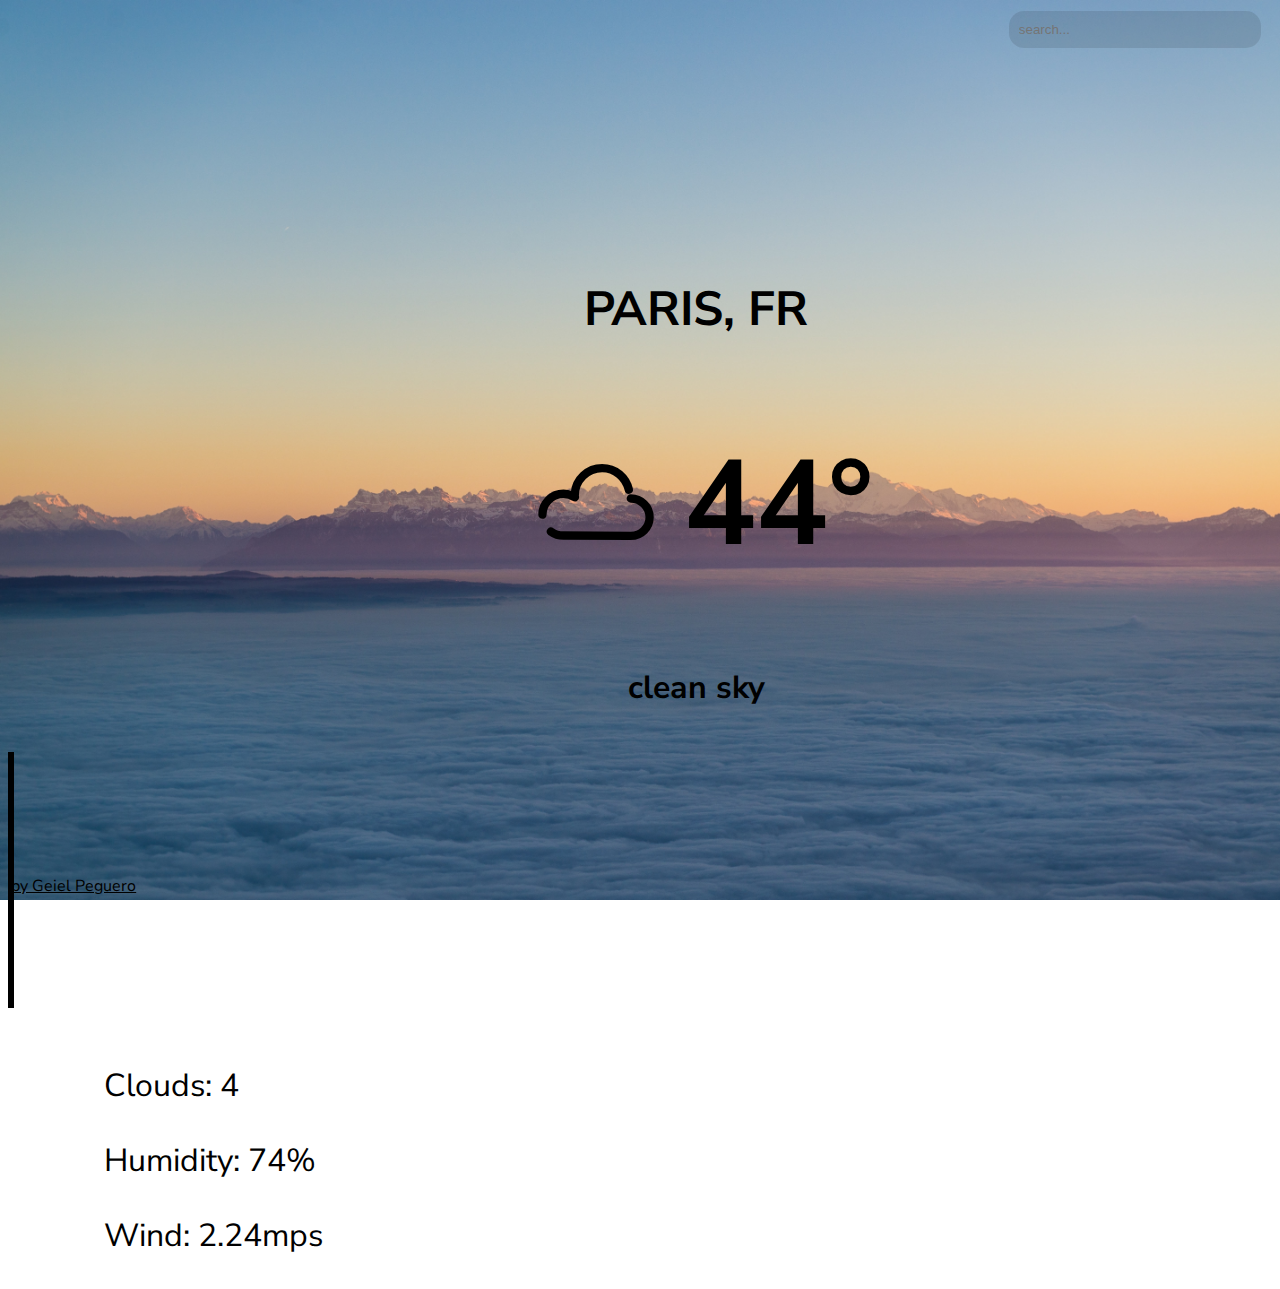
<file: index.html>
<!DOCTYPE html>
<html lang="en">
<head>
    <meta charset="UTF-8">
    <meta name="viewport" content="width=device-width, initial-scale=1.0">
    <meta name="theme-color" content="#01C0C0">

    <!-- Font Awesome -->
    <link rel="stylesheet" href="https://cdnjs.cloudflare.com/ajax/libs/font-awesome/5.14.0/css/all.min.css" integrity="sha512-1PKOgIY59xJ8Co8+NE6FZ+LOAZKjy+KY8iq0G4B3CyeY6wYHN3yt9PW0XpSriVlkMXe40PTKnXrLnZ9+fkDaog==" crossorigin="anonymous" />

    <!-- Bootstrap -->
    <link rel="stylesheet" href="https://cdn.jsdelivr.net/npm/bootstrap@4.5.3/dist/css/bootstrap.min.css" integrity="sha384-TX8t27EcRE3e/ihU7zmQxVncDAy5uIKz4rEkgIXeMed4M0jlfIDPvg6uqKI2xXr2" crossorigin="anonymous">

    <!-- Google Fonts -->
    <link rel="preconnect" href="https://fonts.gstatic.com">
    <link href="https://fonts.googleapis.com/css2?family=Nunito:wght@400;600;700;800;900&display=swap" rel="stylesheet">
    <link rel="preconnect" href="https://fonts.gstatic.com">
    <link href="https://fonts.googleapis.com/css2?family=Nunito+Sans:wght@400;600;700;800&display=swap" rel="stylesheet">

    <!-- Flaticon icons -->
    <link rel="stylesheet" type="text/css" href="css/icons/flaticon.css">

    <!-- CSS Styles -->
    <link rel="stylesheet" href="css/styles.css">
    <title>Weather App</title>
</head>
<body class="weather-image clear">
    <div class="seeker">
        <input type="text" placeholder="search..." class="seeker-input">
    </div>
    <div class="container-fluid black">
        <div class="row">
            <div class="col-xl-6 col-md-7 main-weather-content">
                <h2 class="country">PARIS, FR</h2>
                <h1 class="weather"><i class="flaticon-cloud"></i> 44°</h1>
                <h4 class="description">clean sky</h4>
            </div>
            <div class="col-md-auto">
                <div class="vertical black-vertical"></div>
            </div>
            <div class="col-xl-5 col-md-4">
                <div class="conditions">
                    <p>Clouds: 4</p>
                    <p>Humidity: 74%</p>
                    <p>Wind: 2.24mps</p>
                </div>
            </div>
        </div>
    </div>
    <footer class="footer">
        <a href="https://github.com/geiel/weather-app">
            <i class="fab fa-github fa-lg"></i> by Geiel Peguero
        </a>
    </footer>

    <script src="js/index.js"></script>
    <!-- Bootstrap -->
    <script src="https://code.jquery.com/jquery-3.5.1.slim.min.js" integrity="sha384-DfXdz2htPH0lsSSs5nCTpuj/zy4C+OGpamoFVy38MVBnE+IbbVYUew+OrCXaRkfj" crossorigin="anonymous"></script>
    <script src="https://cdn.jsdelivr.net/npm/bootstrap@4.5.3/dist/js/bootstrap.bundle.min.js" integrity="sha384-ho+j7jyWK8fNQe+A12Hb8AhRq26LrZ/JpcUGGOn+Y7RsweNrtN/tE3MoK7ZeZDyx" crossorigin="anonymous"></script>
</body>
</html>
</file>
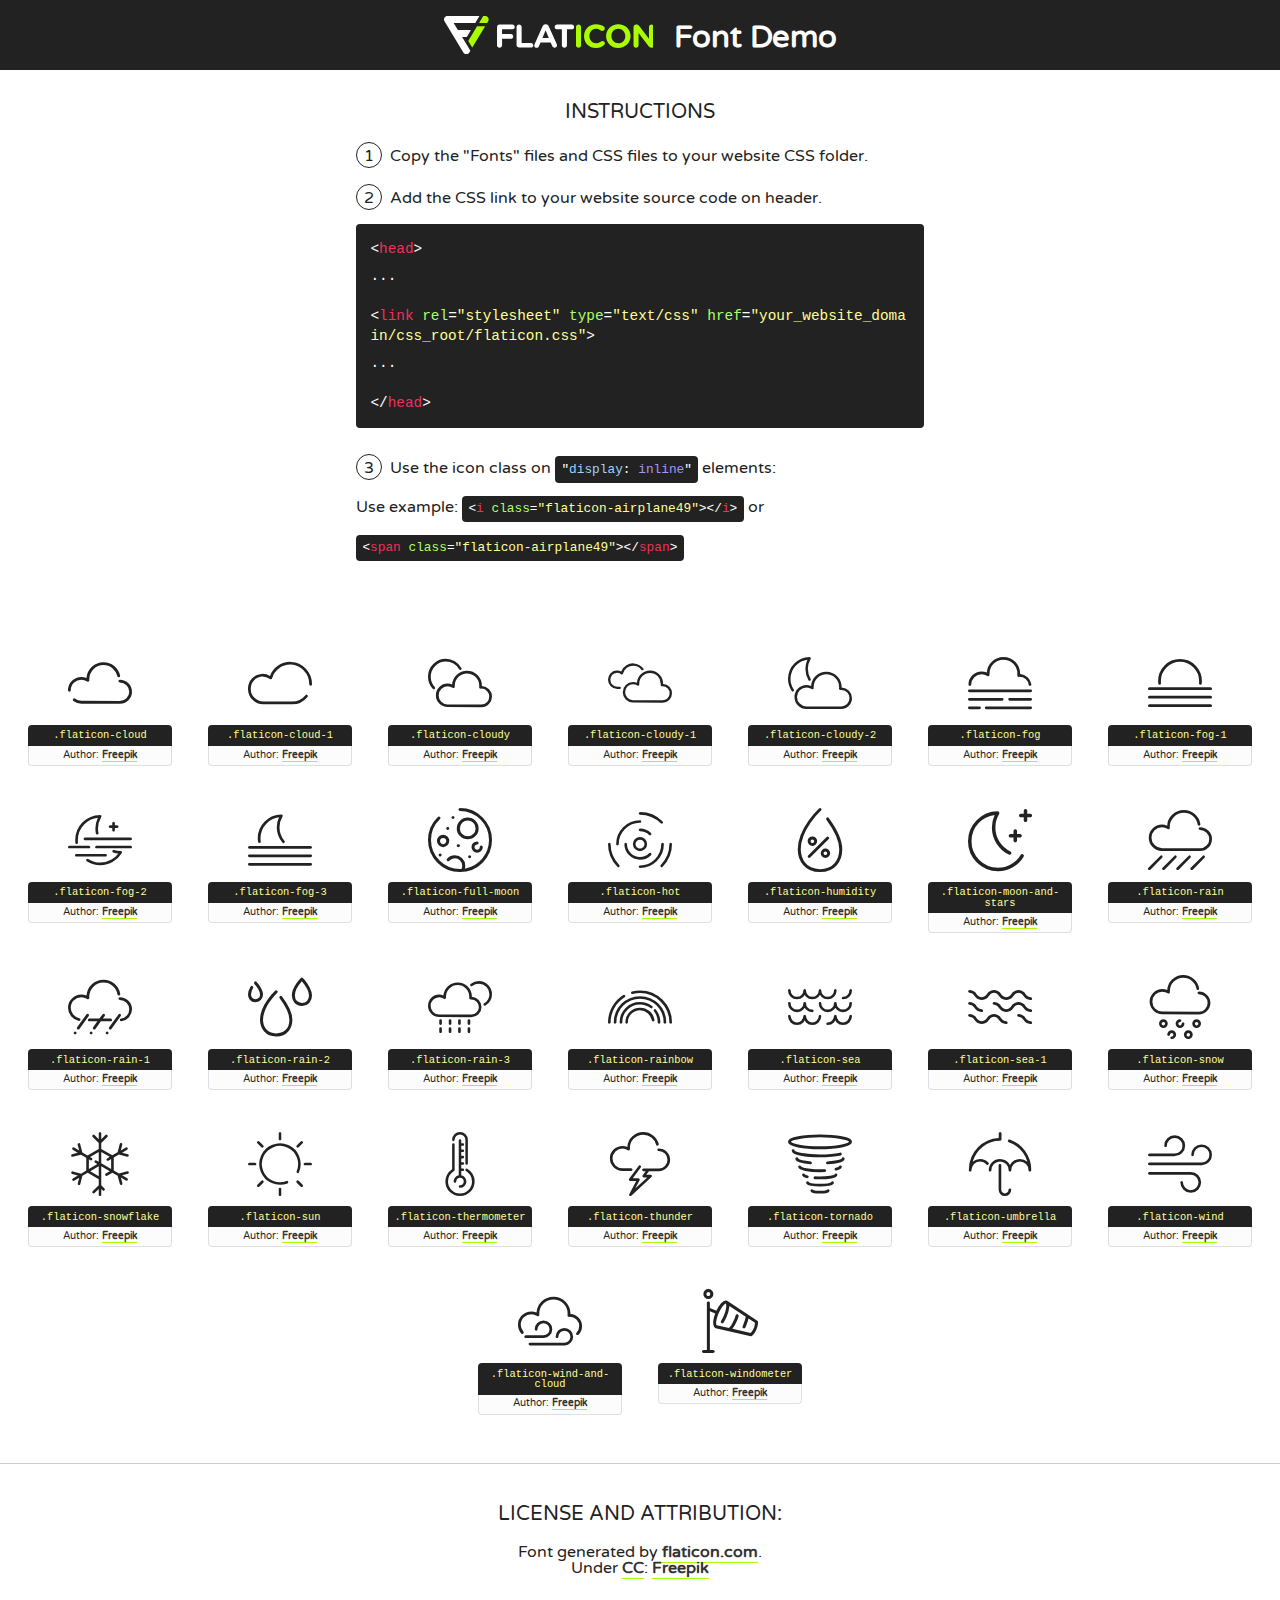
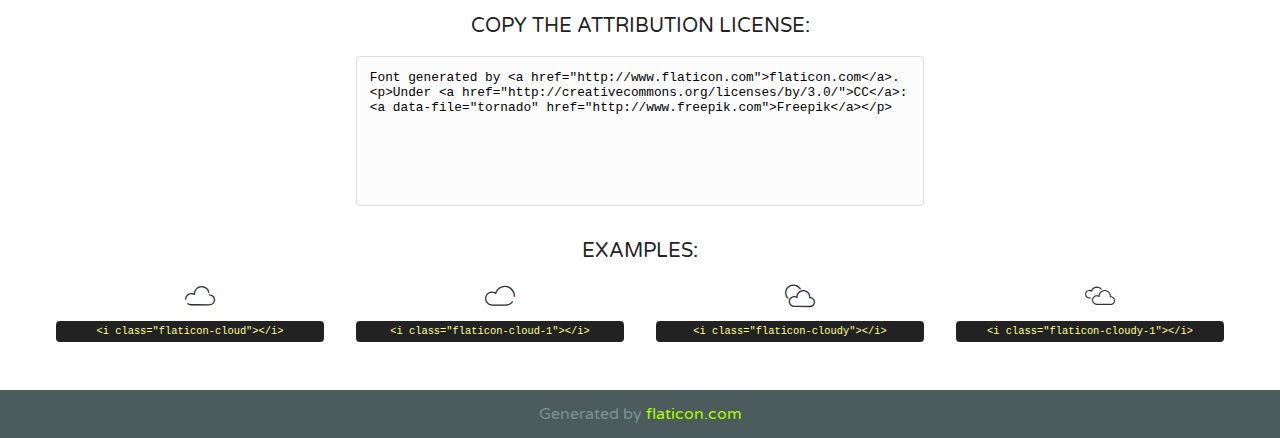
<file: css/icons/flaticon.html>
<!DOCTYPE html>
<!--
  Flaticon icon font: Flaticon
  Creation date: 22/06/2016 15:23
-->
<html>
<!DOCTYPE html>
<html>

<head>
    <title>Flaticon WebFont</title>
    <link href="http://fonts.googleapis.com/css?family=Varela+Round" rel="stylesheet" type="text/css" />
    <link rel="stylesheet" type="text/css" href="flaticon.css">
    <meta charset="UTF-8">
    <style>
    html, body, div, span, applet, object, iframe,
    h1, h2, h3, h4, h5, h6, p, blockquote, pre,
    a, abbr, acronym, address, big, cite, code,
    del, dfn, em, img, ins, kbd, q, s, samp,
    small, strike, strong, sub, sup, tt, var,
    b, u, i, center,
    dl, dt, dd, ol, ul, li,
    fieldset, form, label, legend,
    table, caption, tbody, tfoot, thead, tr, th, td,
    article, aside, canvas, details, embed, 
    figure, figcaption, footer, header, hgroup, 
    menu, nav, output, ruby, section, summary,
    time, mark, audio, video {
        margin: 0;
        padding: 0;
        border: 0;
        font-size: 100%;
        font: inherit;
        vertical-align: baseline;
    }
    /* HTML5 display-role reset for older browsers */
    article, aside, details, figcaption, figure, 
    footer, header, hgroup, menu, nav, section {
        display: block;
    }
    body {
        line-height: 1;
    }
    ol, ul {
        list-style: none;
    }
    blockquote, q {
        quotes: none;
    }
    blockquote:before, blockquote:after,
    q:before, q:after {
        content: '';
        content: none;
    }
    table {
        border-collapse: collapse;
        border-spacing: 0;
    }
    body {
        font-family: 'Varela Round', Helvetica, Arial, sans-serif;
        font-size: 16px;
        color: #222;
    }
    a {
        color: #333;
        border-bottom: 1px solid #a9fd00;
        font-weight: bold;
        text-decoration: none;
    }
    * {
        -moz-box-sizing: border-box;
        -webkit-box-sizing: border-box;
        box-sizing: border-box;
        margin: 0;
        padding: 0;
    }
    [class^="flaticon-"]:before, [class*=" flaticon-"]:before, [class^="flaticon-"]:after, [class*=" flaticon-"]:after {
        font-family: Flaticon;
        font-size: 30px;
        font-style: normal;
        margin-left: 20px;
        color: #333;
    }
    .wrapper {
        max-width: 600px;
        margin: auto;
        padding: 0 1em;
    }
    .title {
        font-size: 1.25em;
        text-align: center;
        margin-bottom: 1em;
        text-transform: uppercase;
    }
    header {
        text-align: center;
        background-color: #222;
        color: #fff;
        padding: 1em;
    }
    header .logo {
        width: 210px;
        height: 38px;
        display: inline-block;
        vertical-align: middle;
        margin-right: 1em;
        border: none;
    }
    header strong {
        font-size: 1.95em;
        font-weight: bold;
        vertical-align: middle;
        margin-top: 5px;
        display: inline-block;
    }
    .demo {
        margin: 2em auto;
        line-height: 1.25em;
    }
    .demo ul li {
        margin-bottom: 1em;
    }
    .demo ul li .num {
        color: #222;
        border-radius: 20px;
        display: inline-block;
        width: 26px;
        padding: 3px;
        height: 26px;
        text-align: center;
        margin-right: 0.5em;
        border: 1px solid #222;
    }
    .demo ul li code {
        background-color: #222;
        border-radius: 4px;
        padding: 0.25em 0.5em;
        display: inline-block;
        color: #fff;
        font-family: Consolas,Monaco,Lucida Console,Liberation Mono,DejaVu Sans Mono,Bitstream Vera Sans Mono,Courier New, monospace;
        font-weight: lighter;
        margin-top: 1em;
        font-size: 0.8em;
        word-break: break-all;
    }
    .demo ul li code.big {
        padding: 1em;
        font-size: 0.9em;
    }
    .demo ul li code .red {
        color: #EF3159;
    }
    .demo ul li code .green {
        color: #ACFF65;
    }
    .demo ul li code .yellow {
        color: #FFFF99;
    }
    .demo ul li code .blue {
        color: #99D3FF;
    }
    .demo ul li code .purple {
        color: #A295FF;
    }
    .demo ul li code .dots {
        margin-top: 0.5em;
        display: block;
    }
    #glyphs {
        border-bottom: 1px solid #ccc;
        padding: 2em 0;
        text-align: center;
    }
    .glyph {
        display: inline-block;
        width: 9em;
        margin: 1em;
        text-align: center;
        vertical-align: top;
        background: #FFF;
    }
    .glyph .glyph-icon {
        padding: 10px;
        display: block;
        font-family:"Flaticon";
        font-size: 64px;
        line-height: 1;
    }
    .glyph .glyph-icon:before {
        font-size: 64px;
        color: #222;
        margin-left: 0;
    }
    .class-name {
        font-size: 0.65em;
        background-color: #222;
        color: #fff;
        border-radius: 4px 4px 0 0;
        padding: 0.5em;
        color: #FFFF99;
        font-family: Consolas,Monaco,Lucida Console,Liberation Mono,DejaVu Sans Mono,Bitstream Vera Sans Mono,Courier New, monospace;
    }
    .author-name {
        font-size: 0.6em;
        background-color: #fcfcfd;
        border: 1px solid #DEDEE4;
        border-top: 0;
        border-radius: 0 0 4px 4px;
        padding: 0.5em;
    }
    .class-name:last-child {
        font-size: 10px;
        color:#888;
    }
    .class-name:last-child a {
        font-size: 10px;
        color:#555;
    }
    .class-name:last-child a:hover {
        color:#a9fd00;
    }
    .glyph > input {
        display: block;
        width: 100px;
        margin: 5px auto;
        text-align: center;
        font-size: 12px;
        cursor: text;
    }
    .glyph > input.icon-input {
        font-family:"Flaticon";
        font-size: 16px;
        margin-bottom: 10px;
    }
    .attribution .title {
        margin-top: 2em;
    }
    .attribution textarea {
        background-color: #fcfcfd;
        padding: 1em;
        border: none;
        box-shadow: none;
        border: 1px solid #DEDEE4;
        border-radius: 4px;
        resize: none;
        width: 100%;
        height: 150px;
        font-size: 0.8em;
        font-family: Consolas,Monaco,Lucida Console,Liberation Mono,DejaVu Sans Mono,Bitstream Vera Sans Mono,Courier New, monospace;
        -webkit-appearance: none;
    }
    .iconsuse {
        margin: 2em auto;
        text-align: center;
        max-width: 1200px;
    }
    .iconsuse:after {
        content: '';
        display: table;
        clear: both;
    }
    .iconsuse .image {
        float: left;
        width: 25%;
        padding: 0 1em;
    }
    .iconsuse .image p {
        margin-bottom: 1em;
    }
    .iconsuse .image span {
        display: block;
        font-size: 0.65em;
        background-color: #222;
        color: #fff;
        border-radius: 4px;
        padding: 0.5em;
        color: #FFFF99;
        margin-top: 1em;
        font-family: Consolas,Monaco,Lucida Console,Liberation Mono,DejaVu Sans Mono,Bitstream Vera Sans Mono,Courier New, monospace;
    }
    #footer {
        text-align: center;
        background-color: #4C5B5C;
        color: #7c9192;
        padding: 1em;
    }
    #footer a {
        border: none;
        color: #a9fd00;
        font-weight: normal;
    }
    @media (max-width: 960px) {
        .iconsuse .image {
            width: 50%;
        }
    }
    @media (max-width: 560px) {
        .iconsuse .image {
            width: 100%;
        }
    }
    </style>
</head>

<body class="characters-off">

    <header>
        <a href="http://www.flaticon.com" target="_blank" class="logo">
            <svg version="1.1" xmlns="http://www.w3.org/2000/svg" xmlns:xlink="http://www.w3.org/1999/xlink" xmlns:a="http://ns.adobe.com/AdobeSVGViewerExtensions/3.0/" viewBox="0 0 560.875 102.036" enable-background="new 0 0 560.875 102.036" xml:space="preserve">
                <defs>
                </defs>
                <g>
                    <g class="letters">
                        <path fill="#ffffff" d="M141.596,29.675c0-3.777,2.985-6.767,6.764-6.767h34.438c3.426,0,6.15,2.728,6.15,6.15
                        c0,3.43-2.724,6.149-6.15,6.149h-27.674v13.091h23.719c3.429,0,6.151,2.724,6.151,6.15c0,3.43-2.723,6.149-6.151,6.149h-23.719
                        v17.574c0,3.773-2.986,6.761-6.764,6.761c-3.779,0-6.764-2.989-6.764-6.761V29.675z"></path>
                        <path fill="#ffffff" d="M193.844,29.149c0-3.781,2.985-6.767,6.764-6.767c3.776,0,6.763,2.985,6.763,6.767v42.957h25.039
                        c3.426,0,6.149,2.726,6.149,6.153c0,3.425-2.723,6.15-6.149,6.15h-31.802c-3.779,0-6.764-2.986-6.764-6.768V29.149z"></path>
                        <path fill="#ffffff" d="M241.891,75.71l21.438-48.407c1.492-3.341,4.215-5.357,7.906-5.357h0.792
                        c3.686,0,6.323,2.017,7.815,5.357l21.439,48.407c0.436,0.967,0.701,1.845,0.701,2.723c0,3.602-2.809,6.501-6.414,6.501
                        c-3.161,0-5.269-1.845-6.499-4.655l-4.132-9.661h-27.059l-4.301,10.102c-1.144,2.631-3.426,4.214-6.237,4.214
                        c-3.517,0-6.24-2.81-6.24-6.325C241.1,77.64,241.451,76.677,241.891,75.71z M279.932,58.666l-8.521-20.297l-8.526,20.297H279.932
                        z"></path>
                        <path fill="#ffffff" d="M314.864,35.387H301.86c-3.429,0-6.239-2.813-6.239-6.238c0-3.429,2.811-6.24,6.239-6.24h39.533
                        c3.426,0,6.237,2.811,6.237,6.24c0,3.425-2.811,6.238-6.237,6.238h-13.001v42.785c0,3.773-2.99,6.761-6.764,6.761
                        c-3.779,0-6.764-2.989-6.764-6.761V35.387z"></path>
                        <path fill="#A9FD00" d="M352.615,29.149c0-3.781,2.985-6.767,6.767-6.767c3.774,0,6.761,2.985,6.761,6.767v49.024
                        c0,3.773-2.987,6.761-6.761,6.761c-3.781,0-6.767-2.989-6.767-6.761V29.149z"></path>
                        <path fill="#A9FD00" d="M374.132,53.836v-0.179c0-17.481,13.178-31.801,32.065-31.801c9.22,0,15.459,2.458,20.557,6.238
                        c1.402,1.054,2.637,2.985,2.637,5.357c0,3.692-2.985,6.59-6.681,6.59c-1.845,0-3.071-0.702-4.044-1.319
                        c-3.776-2.813-7.729-4.393-12.562-4.393c-10.364,0-17.831,8.611-17.831,19.154v0.173c0,10.542,7.291,19.329,17.831,19.329
                        c5.715,0,9.492-1.756,13.359-4.834c1.049-0.874,2.458-1.491,4.039-1.491c3.429,0,6.325,2.813,6.325,6.236
                        c0,2.106-1.056,3.78-2.282,4.834c-5.539,4.834-12.036,7.733-21.878,7.733C387.572,85.464,374.132,71.493,374.132,53.836z"></path>
                        <path fill="#A9FD00" d="M433.009,53.836v-0.179c0-17.481,13.79-31.801,32.766-31.801c18.981,0,32.592,14.143,32.592,31.628v0.173
                        c0,17.483-13.785,31.807-32.769,31.807C446.625,85.464,433.009,71.32,433.009,53.836z M484.224,53.836v-0.179
                        c0-10.539-7.725-19.326-18.626-19.326c-10.893,0-18.449,8.611-18.449,19.154v0.173c0,10.542,7.73,19.329,18.626,19.329
                        C476.676,72.986,484.224,64.378,484.224,53.836z"></path>
                        <path fill="#A9FD00" d="M506.233,29.321c0-3.774,2.99-6.763,6.767-6.763h1.401c3.252,0,5.183,1.583,7.029,3.953l26.093,34.265
                        V29.059c0-3.692,2.99-6.677,6.681-6.677c3.683,0,6.671,2.985,6.671,6.677v48.934c0,3.78-2.987,6.765-6.764,6.765h-0.436
                        c-3.257,0-5.188-1.581-7.034-3.953l-27.056-35.492v32.944c0,3.687-2.985,6.676-6.678,6.676c-3.683,0-6.673-2.989-6.673-6.676
                        V29.321z"></path>
                    </g>
                    <g class="insignia">
                        <path fill="#ffffff" d="M48.372,56.137h12.517l11.156-18.537H37.186L25.688,18.539h57.825L94.668,0H9.271
                        C5.925,0,2.842,1.801,1.198,4.716c-1.644,2.907-1.593,6.482,0.134,9.343l50.38,83.501c1.678,2.781,4.689,4.476,7.938,4.476
                        c3.246,0,6.257-1.695,7.935-4.476l2.898-4.804L48.372,56.137z"></path>
                        <g class="i">
                            <path fill="#A9FD00" d="M93.575,18.539h0.031v0.004l21.652,0.004l2.705-4.488c1.727-2.861,1.778-6.436,0.133-9.343
                            C116.454,1.801,113.371,0,110.026,0h-5.294L93.575,18.539z"></path>
                            <polygon fill="#A9FD00" points="88.291,27.356 64.725,66.486 75.519,84.404 109.942,27.356"></polygon>
                        </g>
                    </g>
                </g>
            </svg>
        </a>
        <strong>Font Demo</strong>
    </header>


    <section class="demo wrapper">

        <p class="title">Instructions</p>

        <ul>
            <li>
                <span class="num">1</span>Copy the "Fonts" files and CSS files to your website CSS folder.
            </li>
            <li>
                <span class="num">2</span>Add the CSS link to your website source code on header.
                <code class="big">
                    &lt;<span class="red">head</span>&gt;
                    <br/><span class="dots">...</span>
                    <br/>&lt;<span class="red">link</span> <span class="green">rel</span>=<span class="yellow">"stylesheet"</span> <span class="green">type</span>=<span class="yellow">"text/css"</span> <span class="green">href</span>=<span class="yellow">"your_website_domain/css_root/flaticon.css"</span>&gt;
                    <br/><span class="dots">...</span>
                    <br/>&lt;/<span class="red">head</span>&gt;
                </code>
            </li>

            <li>
                <p>
                    <span class="num">3</span>Use the icon class on <code>"<span class="blue">display</span>:<span class="purple"> inline</span>"</code> elements:
                    <br />
                    Use example: <code>&lt;<span class="red">i</span> <span class="green">class</span>=<span class="yellow">&quot;flaticon-airplane49&quot;</span>&gt;&lt;/<span class="red">i</span>&gt;</code> or <code>&lt;<span class="red">span</span> <span class="green">class</span>=<span class="yellow">&quot;flaticon-airplane49&quot;</span>&gt;&lt;/<span class="red">span</span>&gt;</code>
            </li>
        </ul>

    </section>




   <section id="glyphs">          
    
      
        <div class="glyph"><div class="glyph-icon flaticon-cloud"></div>
            <div class="class-name">.flaticon-cloud</div>
            <div class="author-name">Author: <a data-file="cloud" href="http://www.freepik.com">Freepik</a> </div> 
        </div>        
        
        <div class="glyph"><div class="glyph-icon flaticon-cloud-1"></div>
            <div class="class-name">.flaticon-cloud-1</div>
            <div class="author-name">Author: <a data-file="cloud-1" href="http://www.freepik.com">Freepik</a> </div> 
        </div>        
        
        <div class="glyph"><div class="glyph-icon flaticon-cloudy"></div>
            <div class="class-name">.flaticon-cloudy</div>
            <div class="author-name">Author: <a data-file="cloudy" href="http://www.freepik.com">Freepik</a> </div> 
        </div>        
        
        <div class="glyph"><div class="glyph-icon flaticon-cloudy-1"></div>
            <div class="class-name">.flaticon-cloudy-1</div>
            <div class="author-name">Author: <a data-file="cloudy-1" href="http://www.freepik.com">Freepik</a> </div> 
        </div>        
        
        <div class="glyph"><div class="glyph-icon flaticon-cloudy-2"></div>
            <div class="class-name">.flaticon-cloudy-2</div>
            <div class="author-name">Author: <a data-file="cloudy-2" href="http://www.freepik.com">Freepik</a> </div> 
        </div>        
        
        <div class="glyph"><div class="glyph-icon flaticon-fog"></div>
            <div class="class-name">.flaticon-fog</div>
            <div class="author-name">Author: <a data-file="fog" href="http://www.freepik.com">Freepik</a> </div> 
        </div>        
        
        <div class="glyph"><div class="glyph-icon flaticon-fog-1"></div>
            <div class="class-name">.flaticon-fog-1</div>
            <div class="author-name">Author: <a data-file="fog-1" href="http://www.freepik.com">Freepik</a> </div> 
        </div>        
        
        <div class="glyph"><div class="glyph-icon flaticon-fog-2"></div>
            <div class="class-name">.flaticon-fog-2</div>
            <div class="author-name">Author: <a data-file="fog-2" href="http://www.freepik.com">Freepik</a> </div> 
        </div>        
        
        <div class="glyph"><div class="glyph-icon flaticon-fog-3"></div>
            <div class="class-name">.flaticon-fog-3</div>
            <div class="author-name">Author: <a data-file="fog-3" href="http://www.freepik.com">Freepik</a> </div> 
        </div>        
        
        <div class="glyph"><div class="glyph-icon flaticon-full-moon"></div>
            <div class="class-name">.flaticon-full-moon</div>
            <div class="author-name">Author: <a data-file="full-moon" href="http://www.freepik.com">Freepik</a> </div> 
        </div>        
        
        <div class="glyph"><div class="glyph-icon flaticon-hot"></div>
            <div class="class-name">.flaticon-hot</div>
            <div class="author-name">Author: <a data-file="hot" href="http://www.freepik.com">Freepik</a> </div> 
        </div>        
        
        <div class="glyph"><div class="glyph-icon flaticon-humidity"></div>
            <div class="class-name">.flaticon-humidity</div>
            <div class="author-name">Author: <a data-file="humidity" href="http://www.freepik.com">Freepik</a> </div> 
        </div>        
        
        <div class="glyph"><div class="glyph-icon flaticon-moon-and-stars"></div>
            <div class="class-name">.flaticon-moon-and-stars</div>
            <div class="author-name">Author: <a data-file="moon-and-stars" href="http://www.freepik.com">Freepik</a> </div> 
        </div>        
        
        <div class="glyph"><div class="glyph-icon flaticon-rain"></div>
            <div class="class-name">.flaticon-rain</div>
            <div class="author-name">Author: <a data-file="rain" href="http://www.freepik.com">Freepik</a> </div> 
        </div>        
        
        <div class="glyph"><div class="glyph-icon flaticon-rain-1"></div>
            <div class="class-name">.flaticon-rain-1</div>
            <div class="author-name">Author: <a data-file="rain-1" href="http://www.freepik.com">Freepik</a> </div> 
        </div>        
        
        <div class="glyph"><div class="glyph-icon flaticon-rain-2"></div>
            <div class="class-name">.flaticon-rain-2</div>
            <div class="author-name">Author: <a data-file="rain-2" href="http://www.freepik.com">Freepik</a> </div> 
        </div>        
        
        <div class="glyph"><div class="glyph-icon flaticon-rain-3"></div>
            <div class="class-name">.flaticon-rain-3</div>
            <div class="author-name">Author: <a data-file="rain-3" href="http://www.freepik.com">Freepik</a> </div> 
        </div>        
        
        <div class="glyph"><div class="glyph-icon flaticon-rainbow"></div>
            <div class="class-name">.flaticon-rainbow</div>
            <div class="author-name">Author: <a data-file="rainbow" href="http://www.freepik.com">Freepik</a> </div> 
        </div>        
        
        <div class="glyph"><div class="glyph-icon flaticon-sea"></div>
            <div class="class-name">.flaticon-sea</div>
            <div class="author-name">Author: <a data-file="sea" href="http://www.freepik.com">Freepik</a> </div> 
        </div>        
        
        <div class="glyph"><div class="glyph-icon flaticon-sea-1"></div>
            <div class="class-name">.flaticon-sea-1</div>
            <div class="author-name">Author: <a data-file="sea-1" href="http://www.freepik.com">Freepik</a> </div> 
        </div>        
        
        <div class="glyph"><div class="glyph-icon flaticon-snow"></div>
            <div class="class-name">.flaticon-snow</div>
            <div class="author-name">Author: <a data-file="snow" href="http://www.freepik.com">Freepik</a> </div> 
        </div>        
        
        <div class="glyph"><div class="glyph-icon flaticon-snowflake"></div>
            <div class="class-name">.flaticon-snowflake</div>
            <div class="author-name">Author: <a data-file="snowflake" href="http://www.freepik.com">Freepik</a> </div> 
        </div>        
        
        <div class="glyph"><div class="glyph-icon flaticon-sun"></div>
            <div class="class-name">.flaticon-sun</div>
            <div class="author-name">Author: <a data-file="sun" href="http://www.freepik.com">Freepik</a> </div> 
        </div>        
        
        <div class="glyph"><div class="glyph-icon flaticon-thermometer"></div>
            <div class="class-name">.flaticon-thermometer</div>
            <div class="author-name">Author: <a data-file="thermometer" href="http://www.freepik.com">Freepik</a> </div> 
        </div>        
        
        <div class="glyph"><div class="glyph-icon flaticon-thunder"></div>
            <div class="class-name">.flaticon-thunder</div>
            <div class="author-name">Author: <a data-file="thunder" href="http://www.freepik.com">Freepik</a> </div> 
        </div>        
        
        <div class="glyph"><div class="glyph-icon flaticon-tornado"></div>
            <div class="class-name">.flaticon-tornado</div>
            <div class="author-name">Author: <a data-file="tornado" href="http://www.freepik.com">Freepik</a> </div> 
        </div>        
        
        <div class="glyph"><div class="glyph-icon flaticon-umbrella"></div>
            <div class="class-name">.flaticon-umbrella</div>
            <div class="author-name">Author: <a data-file="umbrella" href="http://www.freepik.com">Freepik</a> </div> 
        </div>        
        
        <div class="glyph"><div class="glyph-icon flaticon-wind"></div>
            <div class="class-name">.flaticon-wind</div>
            <div class="author-name">Author: <a data-file="wind" href="http://www.freepik.com">Freepik</a> </div> 
        </div>        
        
        <div class="glyph"><div class="glyph-icon flaticon-wind-and-cloud"></div>
            <div class="class-name">.flaticon-wind-and-cloud</div>
            <div class="author-name">Author: <a data-file="wind-and-cloud" href="http://www.freepik.com">Freepik</a> </div> 
        </div>        
        
        <div class="glyph"><div class="glyph-icon flaticon-windometer"></div>
            <div class="class-name">.flaticon-windometer</div>
            <div class="author-name">Author: <a data-file="windometer" href="http://www.freepik.com">Freepik</a> </div> 
        </div>        
        

    </section>



    <section class="attribution wrapper"   style="text-align:center;">

      <div class="title">License and attribution:</div><div class="attrDiv">Font generated by <a href="http://www.flaticon.com">flaticon.com</a>. <div><p>Under <a href="http://creativecommons.org/licenses/by/3.0/">CC</a>: <a data-file="tornado" href="http://www.freepik.com">Freepik</a></p>  </div>
      </div>
      <div class="title">Copy the Attribution License:</div>

    <textarea onclick="this.focus();this.select();">Font generated by &lt;a href=&quot;http://www.flaticon.com&quot;&gt;flaticon.com&lt;/a&gt;. <p>Under <a href="http://creativecommons.org/licenses/by/3.0/">CC</a>: <a data-file="tornado" href="http://www.freepik.com">Freepik</a></p>  
     </textarea>

    </section>

    <section class="iconsuse">

          <div class="title">Examples:</div>            
             
            <div class="image">
                <p>
                    <i class="glyph-icon flaticon-cloud"></i> 
                    <span>&lt;i class=&quot;flaticon-cloud&quot;&gt;&lt;/i&gt;</span>
                </p>
            </div>
            
            <div class="image">
                <p>
                    <i class="glyph-icon flaticon-cloud-1"></i> 
                    <span>&lt;i class=&quot;flaticon-cloud-1&quot;&gt;&lt;/i&gt;</span>
                </p>
            </div>
            
            <div class="image">
                <p>
                    <i class="glyph-icon flaticon-cloudy"></i> 
                    <span>&lt;i class=&quot;flaticon-cloudy&quot;&gt;&lt;/i&gt;</span>
                </p>
            </div>
            
            <div class="image">
                <p>
                    <i class="glyph-icon flaticon-cloudy-1"></i> 
                    <span>&lt;i class=&quot;flaticon-cloudy-1&quot;&gt;&lt;/i&gt;</span>
                </p>
            </div>
                       
        </div>
                            
    </section>

<div id="footer">
    <div>Generated by <a href="http://www.flaticon.com">flaticon.com</a>
    </div>
</div>



</body>
</html>
</file>
<file: css/icons/flaticon.css>
/*
  	Flaticon icon font: Flaticon
  	Creation date: 22/06/2016 15:23
  	*/

@font-face {
  font-family: "Flaticon";
  src: url("./Flaticon.eot");
  src: url("./Flaticon.eot?#iefix") format("embedded-opentype"),
       url("./Flaticon.woff") format("woff"),
       url("./Flaticon.ttf") format("truetype"),
       url("./Flaticon.svg#Flaticon") format("svg");
  font-weight: normal;
  font-style: normal;
}

@media screen and (-webkit-min-device-pixel-ratio:0) {
  @font-face {
    font-family: "Flaticon";
    src: url("./Flaticon.svg#Flaticon") format("svg");
  }
}

[class^="flaticon-"]:before, [class*=" flaticon-"]:before,
[class^="flaticon-"]:after, [class*=" flaticon-"]:after {   
  font-family: Flaticon;
        font-size: 20px;
font-style: normal;
margin-left: 20px;
}

.flaticon-cloud:before { content: "\f100"; }
.flaticon-cloud-1:before { content: "\f101"; }
.flaticon-cloudy:before { content: "\f102"; }
.flaticon-cloudy-1:before { content: "\f103"; }
.flaticon-cloudy-2:before { content: "\f104"; }
.flaticon-fog:before { content: "\f105"; }
.flaticon-fog-1:before { content: "\f106"; }
.flaticon-fog-2:before { content: "\f107"; }
.flaticon-fog-3:before { content: "\f108"; }
.flaticon-full-moon:before { content: "\f109"; }
.flaticon-hot:before { content: "\f10a"; }
.flaticon-humidity:before { content: "\f10b"; }
.flaticon-moon-and-stars:before { content: "\f10c"; }
.flaticon-rain:before { content: "\f10d"; }
.flaticon-rain-1:before { content: "\f10e"; }
.flaticon-rain-2:before { content: "\f10f"; }
.flaticon-rain-3:before { content: "\f110"; }
.flaticon-rainbow:before { content: "\f111"; }
.flaticon-sea:before { content: "\f112"; }
.flaticon-sea-1:before { content: "\f113"; }
.flaticon-snow:before { content: "\f114"; }
.flaticon-snowflake:before { content: "\f115"; }
.flaticon-sun:before { content: "\f116"; }
.flaticon-thermometer:before { content: "\f117"; }
.flaticon-thunder:before { content: "\f118"; }
.flaticon-tornado:before { content: "\f119"; }
.flaticon-umbrella:before { content: "\f11a"; }
.flaticon-wind:before { content: "\f11b"; }
.flaticon-wind-and-cloud:before { content: "\f11c"; }
.flaticon-windometer:before { content: "\f11d"; }
</file>
<file: css/styles.css>
[class^="flaticon-"]:before, [class*=" flaticon-"]:before, [class^="flaticon-"]:after, [class*=" flaticon-"]:after {
    font-size: 7rem;
}

.seeker-white::-webkit-input-placeholder {
    color:    #E0E0E0;
}
.seeker-white:-moz-placeholder {
   color:    #E0E0E0;
   opacity:  1;
}
.seeker-white::-moz-placeholder {
   color:    #E0E0E0;
   opacity:  1;
}
.seeker-white:-ms-input-placeholder {
   color:    #E0E0E0;
}
.seeker-white::-ms-input-placeholder {
   color:    #E0E0E0;
}

.seeker-white::placeholder { 
   color:    #E0E0E0;
}

body {
    font-family: 'Nunito Sans', sans-serif;
}

a {
    color: inherit;
}

.seeker-input {
    -webkit-border-radius: 15px;
    -moz-border-radius: 15px;
    border-radius: 15px;
    border: none;
    width: 15rem;
    height: 2.2rem;
    padding-left: 10px;
    background-color: rgba(0,0,0, 0.1);
}

.seeker-input:focus {
    outline: none;
    border: none;
    color: black;
    background-color: rgba(0,0,0, 0.1);
}

.seeker-white {
    background-color: rgba(255,255,255, 0.1);
    color: white;
}

.seeker-white:focus {
    background-color: rgba(255,255,255, 0.1);
    color: white;
}

.weather-image { 
    -webkit-background-size: cover;
    -moz-background-size: cover;
    -o-background-size: cover;
    background-size: cover;
    background-repeat: no-repeat;
    background-position: center;
    background-attachment: fixed;
}

.row {
    padding-top: 14%;
}

.seeker {
    margin: 0.7rem 0.7rem;
    text-align: right;
}

.country {
    font-size: 3rem;
}

.weather {
    font-size: 7.5rem;
}

.description {
    font-size: 2rem;
}

.vertical {
    border: 3px solid;
    height: 250px;
    width: 0;
}

.main-weather-content {
    text-align: center;
    padding-left: 7rem;
}

.conditions {
    font-size: 2rem;
    text-align: left;
    padding-top: 1.5rem;
    padding-left: 6rem;
}

.footer {
    position: absolute;
    bottom: 0;
    width: 100%;
    padding: 0.2rem 0.2rem 0.2rem;
}

.clear {
    background-image: url("../images/weather/clear\ sky\ day\ landscape.jpg");
}

.clear-night {
    background-image: url("../images/weather/clear\ sky\ night\ landscape.jpg");
}

.thunderstorm {
    background-image: url("../images/weather/thunderstorm\ landscape.jpg");
}

.thunderstorm-night {
    background-image: url("../images/weather/thunderstorm\ landscape.jpg");
}

.rain {
    background-image: url("../images/weather/rain\ day\ landscape.jpg");
}

.rain-night {
    background-image: url("../images/weather/rain\ day\ landscape.jpg");
}

.drizzle {    
    background-image: url("../images/weather/drizzle\ night\ ladnscape.jpg");
}

.drizzle-night {    
    background-image: url("../images/weather/drizzle\ night\ ladnscape.jpg");
}

.squall {
    background-image: url("../images/weather/drizzle\ day\ landscape.jpg");
}

.squall-night {
    background-image: url("../images/weather/drizzle\ night\ ladnscape.jpg");
}

.snow {
    background-image: url("../images/weather/snow\ day\ landscape.jpg");
}

.snow-night {
    background-image: url("../images/weather/snow\ night\ landscape.jpg");
}

.mist {
    background-image: url("../images/weather/mist\ day\ landscape.jpg");
}

.mist-night {
    background-image: url("../images/weather/mist\ day\ landscape.jpg");
}

.smoke {
    background-image: url("../images/weather/smoke\ landscape.jpg");
}

.smoke-night {
    background-image: url("../images/weather/smoke\ landscape.jpg");
}

.haze {
    background-image: url("../images/weather/haze\ landscape.jpg");
}

.haze-night {
    background-image: url("../images/weather/haze\ landscape.jpg");
}

.dust {
    background-image: url("../images/weather/dust\ landscape.jpg");
}

.dust-night {
    background-image: url("../images/weather/dust\ landscape.jpg");
}

.fog {
    background-image: url("../images/weather/fog\ landscape.jpg");
}

.fog-night {
    background-image: url("../images/weather/fog\ landscape.jpg");
}

.sand {
    background-image: url("../images/weather/sand\ landscape.jpg");
}

.sand-night {
    background-image: url("../images/weather/sand\ landscape.jpg");
}

.ash {
    background-image: url("../images/weather/dust\ landscape.jpg");
}

.ash-night {
    background-image: url("../images/weather/dust\ landscape.jpg");
}

.tornado {
    background-image: url("../images/weather/tornado\ landscape.jpg");
}

.tornado-night {
    background-image: url("../images/weather/tornado\ landscape.jpg");
}

.clouds {
    background-image: url("../images/weather/clouds\ day\ landscape.jpg");
}

.clouds-night {
    background-image: url("../images/weather/clouds\ night\ landscape.jpg");
}

.white {
    color: white;
}

.white-vertical {
    border-color: white;
}

.black-vertical {
    border-color: black;
}

.black {
    color: black;
}

/* Tablet size */
@media (max-width: 1024px) {
    .main-weather-content {
        text-align: center;
        padding-left: 15px;
    }
    
    .conditions {
        font-size: 1.8rem;
        text-align: left;
        padding-top: 1.5rem;
        padding-left: 15px;
    }

    .container-fluid {
        padding-top: 5rem;
    }
}

/* Mobile size */
@media (max-width: 767px) {
    .vertical {
        border: 3px solid;
        height: 0;
        width: 250px;
        margin: 2rem auto 2rem;
    }

    .conditions {
        font-size: 1.5rem;
        text-align: center;
        padding-top: 0;
        padding-left: 15px;
    }

    .row {
        padding-top: 0;
    }

    .weather-image {
        background-attachment: initial;
    }

    .weather {
        font-size: 6.5rem;
    }

    .country {
        font-size: 2.5rem;
    }

    .footer {
        position: relative;
    }

    .clear {
        background-image: url("../images/weather/clear\ sky\ day.jpg");
    }

    .clear-night {
        background-image: url("../images/weather/clear\ sky\ night.jpg");
    }
    
    .thunderstorm {
        background-image: url("../images/weather/thunderstorm.jpg");
    }

    .thunderstorm-night {
        background-image: url("../images/weather/thunderstorm.jpg");
    }

    .rain {
        background-image: url("../images/weather/drizzle\ day.jpg");
    }

    .rain-night {
        background-image: url("../images/weather/drizzle\ night.jpg");
    }
    
    .drizzle {    
        background-image: url("../images/weather/drizzle\ day.jpg");
    }

    .drizzle-night {    
        background-image: url("../images/weather/drizzle\ night.jpg");
    }
    
    .squall {
        background-image: url("../images/weather/drizzle\ day.jpg");
    }
    
    .squall-night {
        background-image: url("../images/weather/drizzle\ night.jpg");
    }
    
    .snow {
        background-image: url("../images/weather/snow\ day.jpg");
    }
    
    .snow-night {
        background-image: url("../images/weather/snow\ night.jpg");
    }
    
    .mist {
        background-image: url("../images/weather/mist\ day.jpg");
    }

    .mist-night {
        background-image: url("../images/weather/mist\ day.jpg");
    }
    
    .smoke {
        background-image: url("../images/weather/smoke.jpg");
    }

    .smoke-night {
        background-image: url("../images/weather/smoke.jpg");
    }
    
    .haze {
        background-image: url("../images/weather/haze.jpg");
    }

    .haze-night {
        background-image: url("../images/weather/haze.jpg");
    }
    
    .dust {
        background-image: url("../images/weather/dust.jpg");
    }

    .dust-night {
        background-image: url("../images/weather/dust.jpg");
    }
    
    .fog {
        background-image: url("../images/weather/fog.jpg");
    }

    .fog-night {
        background-image: url("../images/weather/fog.jpg");
    }
    
    .sand {
        background-image: url("../images/weather/sand.jpg");
    }

    .sand-night {
        background-image: url("../images/weather/sand.jpg");
    }
    
    .ash {
        background-image: url("../images/weather/dust.jpg");
    }

    .ash-night {
        background-image: url("../images/weather/dust.jpg");
    }
    
    .tornado {
        background-image: url("../images/weather/tornado.jpg");
    }

    .tornado-night {
        background-image: url("../images/weather/tornado.jpg");
    }
    
    .clouds {
        background-image: url("../images/weather/clouds\ day.jpg");
    }
    
    .clouds-night {
        background-image: url("../images/weather/clouds\ night.jpg");
    }
}
</file>
